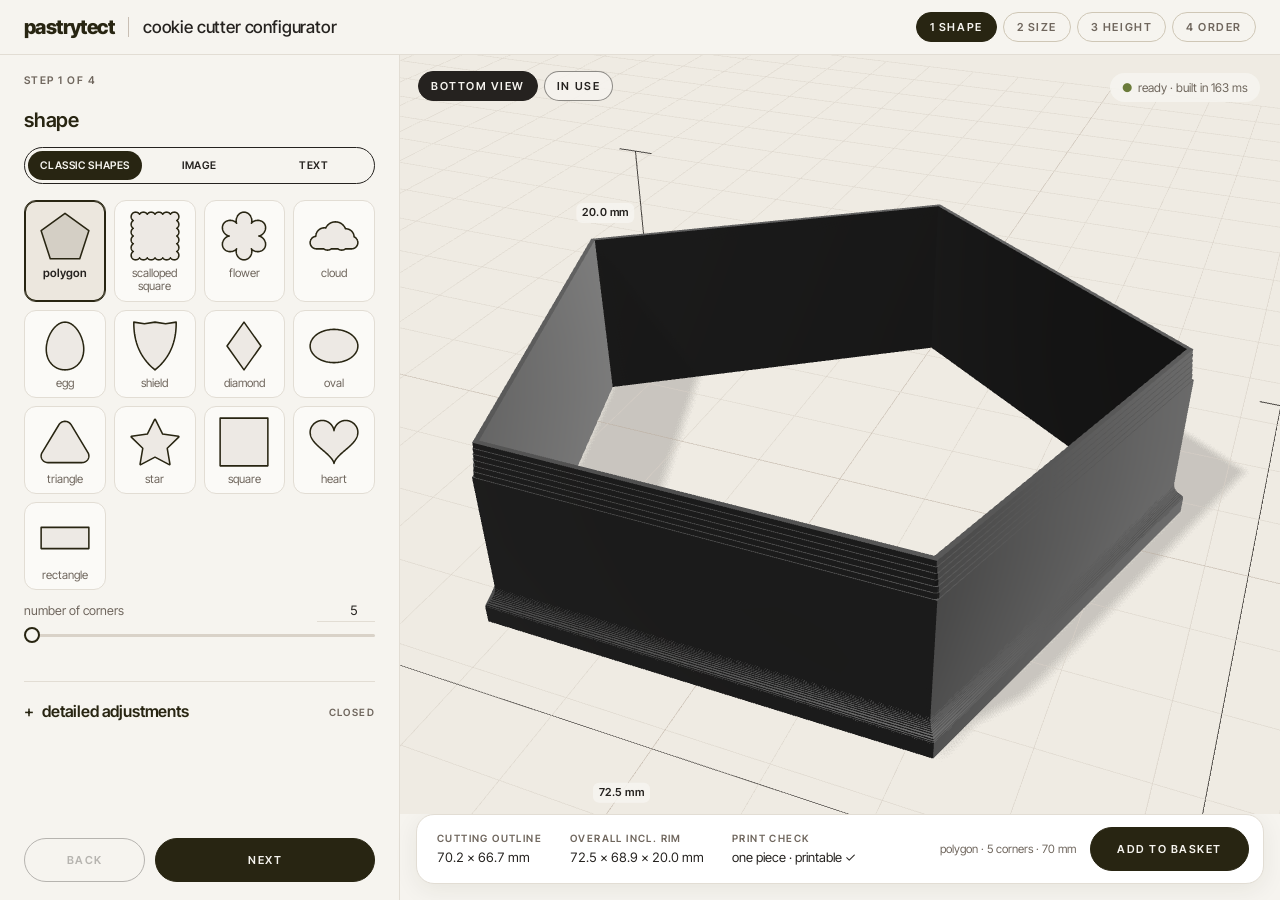
<file: configurator/index.html>
<!doctype html>
<html lang="en">
<head>
  <meta charset="utf-8" />
  <meta name="viewport" content="width=device-width, initial-scale=1" />
  <title>cookie cutter configurator · pastrytect</title>
  <link rel="icon" href="data:image/svg+xml,%3Csvg xmlns='http://www.w3.org/2000/svg' viewBox='0 0 32 32'%3E%3Cpath d='M16 4c4 0 5 4 9 5s3 6 2 9-1 8-5 9-6-2-9-2-6 3-9 0-1-7-2-10 0-7 4-8 6-3 10-3z' fill='none' stroke='%23282512' stroke-width='3'/%3E%3C/svg%3E" />
<style>body .topbar{padding:12px 24px}body .steps{gap:6px;display:flex}body .pill{color:var(--muted);cursor:pointer;background:0 0;border:1px solid #cfc7b6;border-radius:999px;padding:7px 13px;font-family:inherit}body .pill i{font-style:normal}body .pill.done{color:var(--ink);border-color:var(--ink)}body .pill.on{background:var(--olive);color:var(--bg);border-color:var(--olive)}body .layout{grid-template-columns:400px 1fr}body .panel{flex-direction:column;padding:0 24px;display:flex}body .stepof{color:var(--muted);margin:18px 0 0;font-size:10.5px}body .block[data-step]{border-bottom:0}body .block h2{font-size:20px}body .detail-block{border-top:1px solid var(--line);border-bottom:0;margin-top:4px}body .stepnav{background:linear-gradient(to bottom, #f6f4ef00, var(--bg) 30%);gap:10px;margin-top:auto;padding:14px 0 18px;display:flex;position:sticky;bottom:0}body .stepnav .btn{flex:1}body .stepnav .btn.ghost{flex:.6}body .stepnav .btn:disabled{opacity:.3;cursor:default}body #stepSummary{grid-template-columns:1fr;gap:6px;margin:14px 0 0;display:grid}body #stepSummary div{grid-template-columns:100px 1fr;gap:8px;display:grid}body #stepSummary dd{font-size:13px}body .viewer{padding:0 0 16px}body .dock{border:1px solid var(--line);background:#fff;border-radius:18px;margin:0 16px;padding:12px 14px 12px 20px;box-shadow:0 6px 24px #28251212}@media (max-width:820px){body .topbar{padding:10px 14px}body .topbar h1,body .divider{display:none}body .pill{letter-spacing:.06em;padding:6px 9px;font-size:10px}body .pill:not(.on) span{display:none}body .viewer{padding:0}body .panel{padding:0 16px 110px}body .stepnav{background:0 0;position:static}body .dock{z-index:30;flex-direction:row;align-items:center;gap:10px;margin:0;padding:10px 10px 10px 14px;position:fixed;bottom:8px;left:8px;right:8px}body .dock .stats{display:none}body .dock .dl{flex:1;justify-content:space-between}body .dock .fname{color:var(--ink);white-space:normal;max-height:2.8em;font-size:12.5px}body .dock .btn.primary{flex:none;padding:12px 16px}}</style>
  <script type="module" crossorigin src="./assets/main-NRwGae0X.js"></script>
  <link rel="modulepreload" crossorigin href="./assets/app-B_Iy6KU2.js">
  <link rel="stylesheet" crossorigin href="./assets/app-qhjXAmVl.css">
</head>
<body>
  <header class="topbar">
    <div class="brand">
      <span class="wordmark">pastrytect</span>
      <span class="divider"></span>
      <h1>cookie cutter configurator</h1>
    </div>
    <nav class="steps" id="steps" aria-label="steps">
      <button class="pill caps" type="button" data-go="1"><i>1</i> <span>shape</span></button>
      <button class="pill caps" type="button" data-go="2"><i>2</i> <span>size</span></button>
      <button class="pill caps" type="button" data-go="3"><i>3</i> <span>height</span></button>
      <button class="pill caps" type="button" data-go="4"><i>4</i> <span>order</span></button>
    </nav>
  </header>

  <main class="layout">
    <aside class="panel" id="panel">
      <p class="caps stepof" id="stepOf"></p>
      <section class="block" data-step="1">
        <h2>shape</h2>
        <div class="tabs three" id="srcTabs" role="tablist">
          <button class="tab caps active" data-src="preset" role="tab" type="button">classic shapes</button>
          <button class="tab caps" data-src="image" role="tab" type="button">image</button>
          <button class="tab caps" data-src="text" role="tab" type="button">text</button>
        </div>
        <div class="src-panel" data-panel="preset">
          <div class="shapes" id="shapes" role="radiogroup" aria-label="shape"></div>
          <div data-range="corners"></div>
        </div>
        <div class="src-panel hidden" data-panel="text">
          <label class="field"><span class="lbl">word or name (max 24 characters)</span>
            <input id="txt" type="text" value="MAXIME" maxlength="24" spellcheck="false" autocomplete="off" />
          </label>
          <label class="field"><span class="lbl">font</span><select id="font"></select></label>
          <canvas id="textOutline" class="thumb"></canvas>
          <p class="hint" id="textHint"></p>
          <details class="more mini" id="textMore">
            <summary><span>text options</span></summary>
            <div class="more-body">
              <div data-range="letterSpacing"></div>
              <div data-range="weld"></div>
              <label class="check" hidden style="display:none"><input type="checkbox" id="bar" /> <span>connecting bar under the letters</span></label>
              <div data-range="barHeight" class="sub" hidden style="display:none"></div>
              <label class="check" hidden style="display:none"><input type="checkbox" id="holes" /> <span>keep letter holes (cut out o, a, e…)</span></label>
            </div>
          </details>
        </div>
        <div class="src-panel hidden" data-panel="image">
          <label class="drop" id="drop">
            <input type="file" id="file" accept="image/png,image/jpeg,image/svg+xml,.svg,.png,.jpg,.jpeg" />
            <span class="caps">choose png, jpg or svg</span>
            <span class="hint">or drop a file here · dark shape on a light background works best</span>
          </label>
          <div class="row"><button class="btn ghost caps" id="sampleHeart" type="button">sample heart</button><button class="btn ghost caps" id="sampleStar" type="button">sample star</button></div>
          <canvas id="imgCanvas" class="thumb"></canvas>
          <div data-range="threshold"></div>
          <label class="check"><input type="checkbox" id="invert" /> <span>invert (light shape on dark background)</span></label>
          <p class="hint" id="imgHint"></p>
          <details class="more mini" id="imageMore">
            <summary><span>image options</span></summary>
            <div class="more-body">
              <div data-range="smooth"></div>
              <div data-range="speck"></div>
              <label class="check" hidden style="display:none"><input type="checkbox" id="keepInner" /> <span>keep inner contours as embossing</span></label>
            </div>
          </details>
        </div>
      </section>

      <section class="block" data-step="2">
        <h2>size</h2>
        <div data-range="size"></div>
        <div data-range="dimW"></div>
        <div data-range="dimL"></div>
      </section>

      <section class="block" data-step="3">
        <h2>height</h2>
        <div class="seg" id="heightSeg" role="radiogroup" aria-label="height"></div>
        <p class="hint" id="heightHint" hidden style="display:none"></p>
      </section>

      <section class="block" data-step="3">
        <h2>cutting edge</h2>
        <div class="seg" id="edgeSeg" role="radiogroup" aria-label="cutting edge"></div>
        <p class="hint" id="edgeHint"></p>
      </section>

      <section class="block" data-step="2">
        <h2>in a row</h2>
        <div class="count-ctl" id="countCtl">
          <button class="step" id="countMinus" type="button" aria-label="one fewer">−</button>
          <input type="number" id="countNum" min="1" value="1" aria-label="cutters in a row" />
          <button class="step" id="countPlus" type="button" aria-label="one more">+</button>
          <button class="btn ghost caps" id="countMax" type="button">max <span id="countMaxLbl"></span></button>
        </div>
        <input type="range" id="countRange" class="count-range" min="1" max="2" step="1" value="1" aria-label="cutters in a row" />
        <p class="hint" id="countHint"></p>
      </section>

      <section class="block" data-step="4">
        <h2>order</h2>
        <p class="hint">check your cutter, then add it to the basket.</p>
        <dl class="stats order-lines" id="stepSummary"></dl>
      </section>

      <section class="block detail-block">
        <details class="more" id="more">
          <summary><span>detailed adjustments</span><em class="caps" id="moreState">closed</em></summary>
          <div class="more-body">
            <div data-range="height"></div>
            <div data-range="wall"></div>
            <div data-range="corner"></div>
            <label class="check"><input type="checkbox" id="taperOn" checked /> <span>thin tapered cutting edge</span></label>
            <div data-range="tip" class="sub"></div>
            <div data-range="taperLen" class="sub"></div>
            <label class="check"><input type="checkbox" id="rimOn" checked /> <span>grip rim (printed on the bed)</span></label>
            <div data-range="rimWidth" class="sub"></div>
            <div data-range="rimThick" class="sub"></div>
            <div data-range="spacing"></div>
            <p class="hint sub" id="spacingHint"></p>
            <label class="check"><input type="checkbox" id="mirror" checked /> <span>mirror for printing, so the cookie comes out the right way round</span></label>
            <button class="btn ghost caps" id="resetDetail" type="button">back to presets</button>
          </div>
        </details>
      </section>
      <div class="stepnav">
        <button class="btn ghost caps" id="stepBack" type="button">back</button>
        <button class="btn primary caps" id="stepNext" type="button">next</button>
      </div>
    </aside>

    <section class="viewer">
      <div id="view3d" class="view3d"></div>
      <div class="empty hidden" id="empty"><span class="caps">no outline yet</span><span id="emptyMsg"></span></div>
      <div class="viewbar">
        <button class="chip caps active" id="vPrint">bottom view</button>
        <button class="chip caps" id="vUse">in use</button>
      </div>
      <div class="status" id="status"></div>
      <footer class="dock">
        <dl class="stats" id="stats"></dl>
        <div class="dl">
          <div class="fname" id="orderSummary"></div>
          <button class="btn primary caps" id="order" type="button" disabled>add to basket</button>
        </div>
      </footer>
      <div class="order-panel hidden" id="orderPanel" role="dialog" aria-labelledby="orderTitle">
        <div class="order-card">
          <button class="chip caps close" id="orderClose" type="button">close</button>
          <p class="caps eyebrow">your cutter · order reference <b id="orderRef"></b></p>
          <h3 id="orderTitle"></h3>
          <dl class="stats order-lines" id="orderLines"></dl>
          <label class="field"><span class="lbl">configuration code (the shop prints exactly this cutter from it)</span>
            <textarea id="orderCode" rows="3" readonly spellcheck="false"></textarea></label>
          <div class="row"><button class="btn ghost caps" id="orderCopy" type="button">copy code</button></div>
          <p class="soon"><b class="caps">ordering opens soon</b> Keep this code (or the reference) — you will be able to order this exact cutter here shortly.</p>
        </div>
      </div>
    </section>
  </main>
</body>
</html>
</file>
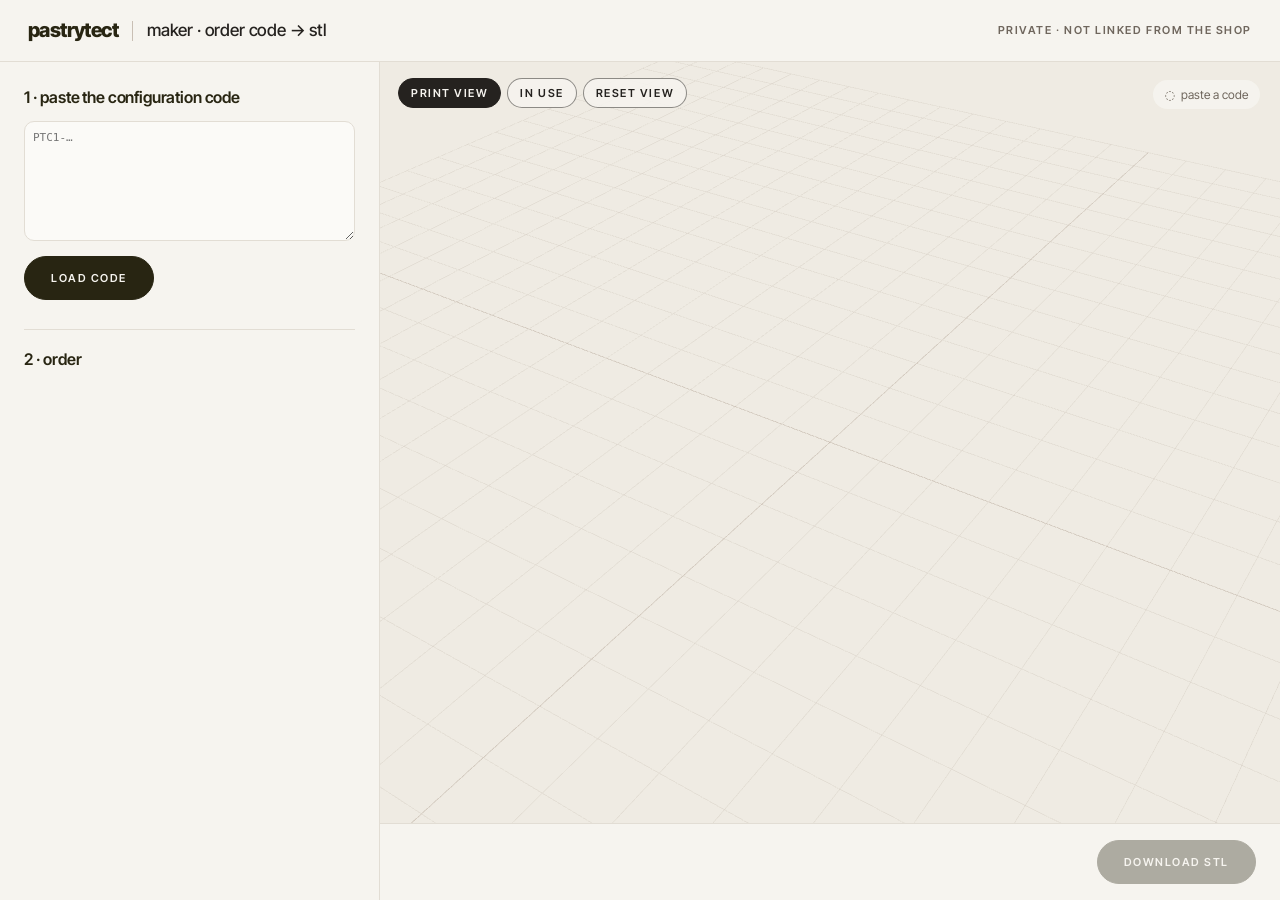
<file: configurator/maker.html>
<!doctype html>
<html lang="en">
<head>
  <meta charset="utf-8" />
  <meta name="viewport" content="width=device-width, initial-scale=1" />
  <meta name="robots" content="noindex, nofollow" />
  <title>maker · pastrytect</title>
  <link rel="icon" href="data:image/svg+xml,%3Csvg xmlns='http://www.w3.org/2000/svg' viewBox='0 0 32 32'%3E%3Cpath d='M16 4c4 0 5 4 9 5s3 6 2 9-1 8-5 9-6-2-9-2-6 3-9 0-1-7-2-10 0-7 4-8 6-3 10-3z' fill='none' stroke='%23282512' stroke-width='3'/%3E%3C/svg%3E" />
  <script type="module" crossorigin src="./assets/maker-Bgvsl2gR.js"></script>
  <link rel="modulepreload" crossorigin href="./assets/app-B_Iy6KU2.js">
  <link rel="stylesheet" crossorigin href="./assets/app-qhjXAmVl.css">
</head>
<body class="maker">
  <header class="topbar">
    <div class="brand">
      <span class="wordmark">pastrytect</span>
      <span class="divider"></span>
      <h1>maker · order code → stl</h1>
    </div>
    <div class="tagline caps">private · not linked from the shop</div>
  </header>
  <main class="layout">
    <aside class="panel" id="panel">
      <section class="block">
        <h2>1 · paste the configuration code</h2>
        <textarea id="code" spellcheck="false" placeholder="PTC1-…"></textarea>
        <div class="row"><button class="btn primary caps" id="load" type="button">load code</button></div>
        <p class="err" id="err"></p>
      </section>
      <section class="block">
        <h2>2 · order</h2>
        <p class="caps" id="ref"></p>
        <h3 id="title"></h3>
        <dl class="stats order-lines" id="lines"></dl>
      </section>
    </aside>
    <section class="viewer">
      <div id="view3d" class="view3d"></div>
      <div class="viewbar">
        <button class="chip caps active" id="vPrint">print view</button>
        <button class="chip caps" id="vUse">in use</button>
        <button class="chip caps" id="vReset">reset view</button>
      </div>
      <div class="status" id="status"></div>
      <footer class="dock">
        <dl class="stats" id="stats"></dl>
        <div class="dl">
          <div class="fname" id="fname"></div>
          <button class="btn primary caps" id="download" disabled>download stl</button>
        </div>
      </footer>
    </section>
  </main>
</body>
</html>
</file>
<file: configurator/assets/app-qhjXAmVl.css>
@font-face{font-family:Inter Tight;src:url(../fonts/InterTight-VariableFont_wght.ttf)format("truetype");font-weight:100 900;font-display:swap}:root{--bg:#f6f4ef;--ink:#25221f;--olive:#282512;--taupe:#ac9c8c;--line:#e2ddd4;--soft:#fbfaf7;--muted:#6f665d}*{box-sizing:border-box}html,body{height:100%;margin:0}body{background:var(--bg);color:var(--ink);-webkit-font-smoothing:antialiased;flex-direction:column;font:14px/1.45 Inter Tight,system-ui,sans-serif;display:flex}.caps{text-transform:uppercase;letter-spacing:.14em;font-size:11px;font-weight:600}h1,h2{text-transform:lowercase;letter-spacing:-.01em;margin:0;font-weight:600}.topbar{border-bottom:1px solid var(--line);justify-content:space-between;align-items:center;padding:16px 28px;display:flex}.brand{align-items:center;gap:14px;display:flex}.wordmark{letter-spacing:-.03em;color:var(--olive);font-size:20px;font-weight:800}.divider{background:var(--taupe);opacity:.6;width:1px;height:20px}.topbar h1{color:var(--ink);font-size:17px;font-weight:500}.tagline{color:var(--muted)}.layout{flex:1;grid-template-columns:380px 1fr;min-height:0;display:grid}.panel{border-right:1px solid var(--line);padding:6px 24px 40px;overflow-y:auto}.block{border-bottom:1px solid var(--line);padding:18px 0 16px}.block:last-child{border-bottom:0}.block h2{color:var(--olive);margin-bottom:12px;font-size:16px}.tabs{border:1px solid var(--ink);border-radius:999px;grid-template-columns:repeat(2,1fr);margin-bottom:16px;padding:3px;display:grid}.tab{color:var(--ink);cursor:pointer;background:0 0;border:0;border-radius:999px;padding:8px 0;font-family:inherit}.tab.active{background:var(--olive);color:var(--bg)}.hidden{display:none!important}.field{margin-bottom:12px;display:block}.lbl{color:var(--muted);text-transform:lowercase;margin-bottom:5px;font-size:12.5px;display:block}input[type=text],select{width:100%;font:inherit;color:var(--ink);background:var(--soft);border:1px solid var(--line);border-radius:10px;outline:none;padding:10px 12px;font-size:15px}input[type=text]:focus,select:focus{border-color:var(--taupe)}#txt{letter-spacing:.04em;font-weight:600}.range{margin:10px 0 12px}.range.sub,.sub{padding-left:26px}.range.off{opacity:.35;pointer-events:none}.range-head{justify-content:space-between;align-items:baseline;display:flex}.range-head .lbl{margin:0}.num{align-items:baseline;gap:4px;display:inline-flex}.num input{width:58px;font:inherit;font-variant-numeric:tabular-nums;text-align:right;color:var(--ink);border:0;border-bottom:1px solid var(--line);background:0 0;outline:none;padding:1px 2px;font-size:13px}.num input:focus{border-color:var(--taupe)}.num em{color:var(--muted);min-width:28px;font-size:11px;font-style:normal}input[type=range]{appearance:none;background:0 0;width:100%;height:18px;margin:4px 0 0}input[type=range]::-webkit-slider-runnable-track{background:linear-gradient(to right, var(--olive) 0 var(--p,50%), #d9d2c8 var(--p,50%) 100%);border-radius:3px;height:3px}input[type=range]::-webkit-slider-thumb{-webkit-appearance:none;background:var(--bg);border:2px solid var(--olive);cursor:pointer;border-radius:50%;width:16px;height:16px;margin-top:-6.5px}input[type=range]::-moz-range-track{background:#d9d2c8;border-radius:3px;height:3px}input[type=range]::-moz-range-progress{background:var(--olive);height:3px}input[type=range]::-moz-range-thumb{background:var(--bg);border:2px solid var(--olive);border-radius:50%;width:14px;height:14px}.check{cursor:pointer;align-items:flex-start;gap:10px;margin:10px 0;font-size:13.5px;display:flex}.check input{accent-color:var(--olive);flex:none;width:16px;height:16px;margin:1px 0 0}.hint{color:var(--muted);margin:8px 0 0;font-size:12px}.thumb{border:1px solid var(--line);background:var(--soft);border-radius:12px;width:100%;height:150px;margin:12px 0 4px;display:block}#imgCanvas{height:200px}.row{gap:8px;margin:10px 0;display:flex}.drop{text-align:center;border:1.5px dashed var(--taupe);cursor:pointer;background:var(--soft);border-radius:12px;flex-direction:column;align-items:center;gap:4px;padding:18px 12px;display:flex}.drop.over{background:#efe9df}.drop input{display:none}.drop .hint{margin:0}.btn{cursor:pointer;border:1px solid var(--ink);border-radius:999px;padding:10px 18px;font-family:inherit}.btn.ghost{color:var(--ink);background:0 0;flex:1;padding:8px 10px}.btn.ghost:hover{background:#ece7de}.btn.primary{background:var(--olive);color:var(--bg);border-color:var(--olive);padding:14px 26px}.btn.primary:hover{background:#3a3620}.btn.primary:disabled{opacity:.35;cursor:not-allowed}.viewer{flex-direction:column;min-width:0;min-height:0;display:flex;position:relative}.view3d{flex:1;min-height:0;position:relative;overflow:hidden}.view3d canvas{display:block}.dim-layer{pointer-events:none;position:absolute;inset:0}.dim-label{letter-spacing:.04em;color:var(--ink);white-space:nowrap;background:#f6f4efe0;border-radius:6px;padding:2px 6px;font-size:11px;font-weight:600}.viewbar{gap:6px;display:flex;position:absolute;top:16px;left:18px}.chip{color:var(--ink);cursor:pointer;background:#f6f4efd9;border:1px solid #25221f80;border-radius:999px;padding:7px 12px;font-family:inherit}.chip.active{background:var(--ink);color:var(--bg);border-color:var(--ink)}.status{color:var(--muted);background:#f6f4efe6;border-radius:999px;max-width:55%;padding:6px 12px;font-size:12px;position:absolute;top:18px;right:20px}.status.ok:before{content:"●";color:#6b7b3a;margin-right:6px}.status.warn{color:#7a3d14;background:#f6e7d7}.status.busy:before{content:"◌";margin-right:6px}.dock{border-top:1px solid var(--line);background:var(--bg);justify-content:space-between;align-items:center;gap:24px;padding:16px 24px;display:flex}.stats{grid-template-columns:repeat(4,auto);gap:8px 28px;margin:0;display:grid}.stats dt{color:var(--muted);margin-bottom:2px;font-size:10px}.stats dd{font-variant-numeric:tabular-nums;margin:0;font-size:13px}.dl{align-items:center;gap:14px;display:flex}.fname{color:var(--muted);text-overflow:ellipsis;white-space:nowrap;max-width:260px;font-size:11.5px;overflow:hidden}@media (max-width:1100px){.stats{grid-template-columns:repeat(2,auto)}}@media (max-width:820px){.layout{grid-template-rows:auto 60vh;grid-template-columns:1fr}.panel{border-right:0;order:2}.viewer{order:1;height:60vh}.tagline{display:none}.dock{flex-direction:column;align-items:stretch}}.empty{pointer-events:none;color:var(--muted);flex-direction:column;justify-content:center;align-items:center;gap:6px;display:flex;position:absolute;inset:0 0 90px}.empty span:last-child{color:var(--ink);text-transform:lowercase;font-size:18px}@media (max-width:820px){.status{max-width:80%;top:60px;right:12px}}.shapes{grid-template-columns:repeat(4,1fr);gap:8px;display:grid}.shape{color:var(--ink);background:var(--soft);border:1px solid var(--line);cursor:pointer;border-radius:12px;flex-direction:column;align-items:center;gap:4px;padding:8px 4px 7px;font-family:inherit;display:flex}.shape svg{aspect-ratio:1;width:100%;max-width:54px;display:block}.shape path{fill:#ac9c8c2e;stroke:var(--olive);stroke-width:3.2px;stroke-linejoin:round}.shape span{text-transform:lowercase;text-align:center;color:var(--muted);font-size:11.5px;line-height:1.15}.shape:hover{border-color:var(--taupe)}.shape.active{border-color:var(--olive);box-shadow:inset 0 0 0 1px var(--olive);background:#ece7de}.shape.active span{color:var(--ink);font-weight:600}.shape.active path{fill:#2825121f}.seg{border:1px solid var(--ink);border-radius:14px;grid-template-columns:repeat(3,1fr);gap:3px;padding:3px;display:grid}.seg.count{grid-template-columns:repeat(6,1fr)}.seg-btn{color:var(--ink);cursor:pointer;background:0 0;border:0;border-radius:11px;flex-direction:column;align-items:center;gap:1px;padding:7px 2px;font-family:inherit;display:flex}.seg-btn b{text-transform:lowercase;font-size:13.5px;font-weight:600}.seg-btn small{color:var(--muted);font-variant-numeric:tabular-nums;font-size:11px}.seg-btn:hover:not(:disabled):not(.active){background:#ece7de}.seg-btn.active{background:var(--olive);color:var(--bg)}.seg-btn.active small{color:#d8d0c4}.seg-btn:disabled{opacity:.28;cursor:not-allowed;text-decoration:line-through}.seg.custom{border-style:dashed;border-color:var(--taupe)}.custom-tag{background:var(--taupe);color:var(--bg);border-radius:999px;margin-right:4px;padding:1px 6px;font-size:9.5px;display:inline-block}.hint b{color:var(--ink);font-variant-numeric:tabular-nums;font-weight:600}.hint .note{color:#7a3d14}.more summary{cursor:pointer;color:var(--olive);text-transform:lowercase;letter-spacing:-.01em;justify-content:space-between;align-items:center;font-size:16px;font-weight:600;list-style:none;display:flex}.more summary::-webkit-details-marker{display:none}.more summary span:before{content:"+";width:18px;font-weight:500;display:inline-block}.more[open] summary span:before{content:"−"}.more summary em{color:var(--muted);font-size:10px;font-style:normal}.more-body{padding-top:8px}.more-body .btn.ghost{width:100%;margin-top:12px}@media (max-width:820px){html,body{height:auto}body{display:block}.layout{flex-direction:column;display:flex}.viewer{height:auto}.view3d{flex:none;height:56vh;min-height:300px}.panel{padding:0 18px 40px;overflow:visible}.topbar{padding:14px 18px}.dock{gap:12px;padding:14px 18px}.stats{gap:6px 18px}.fname{max-width:none}.shapes{gap:6px}.empty{height:56vh;inset:0 0 auto}}.tabs.three{grid-template-columns:repeat(3,1fr)}.tabs.three .tab{letter-spacing:.06em;font-size:10.5px}.src-panel .thumb{height:120px}.more.mini{border-top:1px dashed var(--line);margin-top:10px;padding-top:6px}.more.mini summary{font-size:12px}.count-ctl{align-items:center;gap:8px;display:flex}.count-ctl .step{border:1px solid var(--ink);width:38px;height:38px;color:var(--ink);cursor:pointer;background:0 0;border-radius:50%;font-family:inherit;font-size:20px;line-height:1}.count-ctl .step:disabled{opacity:.3;cursor:default}.count-ctl input[type=number]{text-align:center;border:1px solid var(--line);background:var(--bg);width:64px;height:38px;color:var(--ink);border-radius:10px;font-family:inherit;font-size:17px;font-weight:600}.count-ctl .btn.ghost{margin-left:auto;padding:9px 14px}.count-range{width:100%;margin:12px 0 2px}.order-panel{z-index:20;background:#28251247;justify-content:center;align-items:center;padding:18px;display:flex;position:absolute;inset:0}.order-card{background:var(--bg);border:1px solid var(--ink);border-radius:18px;width:min(560px,100%);max-height:100%;padding:22px 22px 18px;position:relative;overflow:auto;box-shadow:0 18px 50px #28251240}.order-card .close{position:absolute;top:14px;right:14px}.order-card .eyebrow{color:var(--muted);margin:0 0 6px;font-size:10.5px}.order-card .eyebrow b{color:var(--ink);letter-spacing:.08em}.order-card h3{margin:0 0 12px;font-size:20px}.order-card .order-lines{grid-template-columns:1fr;gap:6px;margin:0 0 14px;display:grid}.order-card .order-lines div{grid-template-columns:110px 1fr;gap:8px;display:grid}.order-card textarea{box-sizing:border-box;border:1px solid var(--line);background:var(--soft);width:100%;color:var(--ink);resize:vertical;word-break:break-all;border-radius:10px;padding:8px;font:11px/1.4 ui-monospace,Menlo,monospace}.order-card .soon{background:var(--soft);border-radius:10px;margin:6px 0 0;padding:10px 12px;font-size:13px}.order-card .soon b{margin-bottom:2px;font-size:11px;display:block}.maker textarea#code{box-sizing:border-box;border:1px solid var(--line);background:var(--soft);width:100%;min-height:120px;color:var(--ink);word-break:break-all;border-radius:10px;padding:8px;font:11px/1.4 ui-monospace,Menlo,monospace}.maker .err{color:#9b2d1f;font-size:13px}
</file>
